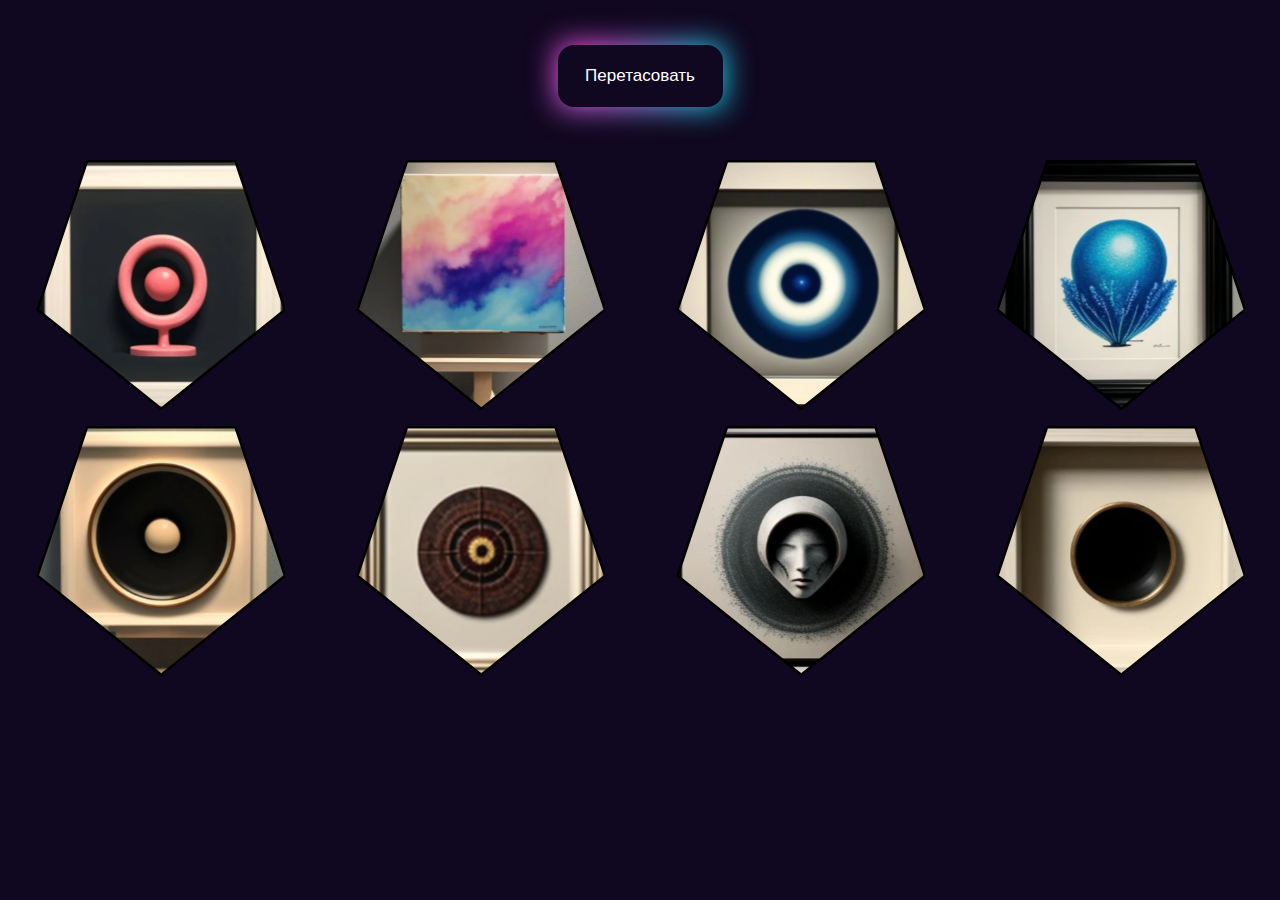
<file: index.html>
<!DOCTYPE html>
<html lang="en">
  <head>
    <meta charset="UTF-8" />
    <meta name="viewport" content="width=device-width, initial-scale=1.0" />
    <title>Document</title>
    <link rel="stylesheet" href="./style.css" />
    <script src="./script.js" async></script>
  </head>
  <body>
    <button class="button" onclick="shuffleElements()">Перетасовать</button>
    <main class="box">
      <section class="pentagon">
        <svg
          width="250"
          height="250"
          viewBox="-1 0 101 100"
          xmlns="http://www.w3.org/2000/svg"
          class="pentagon__svg"
        >
          <defs>
            <pattern
              id="imgPattern1"
              width="350"
              height="350"
              patternUnits="userSpaceOnUse"
            >
              <image
                xlink:href="./img/1.webp"
                width="140%"
                height="140%"
                x="-20%"
                y="-20%"
                class="pentagon__img"
              />
            </pattern>
          </defs>
          <path
            d="M20,0 L80,0 L100,60 L50,100 L0,60z"
            stroke="black"
            fill="url(#imgPattern1)"
          />
        </svg>
      </section>
      <section class="pentagon">
        <svg
          width="250"
          height="250"
          viewBox="-1 0 101 100"
          xmlns="http://www.w3.org/2000/svg"
        >
          <defs>
            <pattern
              id="imgPattern2"
              width="350"
              height="350"
              patternUnits="userSpaceOnUse"
            >
              <image
                xlink:href="./img/2.webp"
                width="140%"
                height="140%"
                x="-20%"
                y="-20%"
                class="pentagon__img"
              />
            </pattern>
          </defs>
          <path
            d="M20,0 L80,0 L100,60 L50,100 L0,60z"
            stroke="black"
            fill="url(#imgPattern2)"
          />
        </svg>
      </section>
      <section class="pentagon">
        <svg
          width="250"
          height="250"
          viewBox="-1 0 101 100"
          xmlns="http://www.w3.org/2000/svg"
        >
          <defs>
            <pattern
              id="imgPattern3"
              width="350"
              height="350"
              patternUnits="userSpaceOnUse"
            >
              <image
                xlink:href="./img/3.webp"
                width="140%"
                height="140%"
                x="-20%"
                y="-20%"
                class="pentagon__img"
              />
            </pattern>
          </defs>
          <path
            d="M20,0 L80,0 L100,60 L50,100 L0,60z"
            stroke="black"
            fill="url(#imgPattern3)"
          />
        </svg>
      </section>
      <section class="pentagon">
        <svg
          width="250"
          height="250"
          viewBox="-1 0 101 100"
          xmlns="http://www.w3.org/2000/svg"
        >
          <defs>
            <pattern
              id="imgPattern4"
              width="350"
              height="350"
              patternUnits="userSpaceOnUse"
            >
              <image
                xlink:href="./img/4.webp"
                width="140%"
                height="140%"
                x="-20%"
                y="-20%"
                class="pentagon__img"
              />
            </pattern>
          </defs>
          <path
            d="M20,0 L80,0 L100,60 L50,100 L0,60z"
            stroke="black"
            fill="url(#imgPattern4)"
          />
        </svg>
      </section>
      <section class="pentagon">
        <svg
          width="250"
          height="250"
          viewBox="-1 0 101 100"
          xmlns="http://www.w3.org/2000/svg"
        >
          <defs>
            <pattern
              id="imgPattern5"
              width="350"
              height="350"
              patternUnits="userSpaceOnUse"
            >
              <image
                xlink:href="./img/5.webp"
                width="140%"
                height="140%"
                x="-20%"
                y="-20%"
                class="pentagon__img"
              />
            </pattern>
          </defs>
          <path
            d="M20,0 L80,0 L100,60 L50,100 L0,60z"
            stroke="black"
            fill="url(#imgPattern5)"
          />
        </svg>
      </section>
      <section class="pentagon">
        <svg
          width="250"
          height="250"
          viewBox="-1 0 101 100"
          xmlns="http://www.w3.org/2000/svg"
        >
          <defs>
            <pattern
              id="imgPattern6"
              width="350"
              height="350"
              patternUnits="userSpaceOnUse"
            >
              <image
                xlink:href="./img/6.webp"
                width="140%"
                height="140%"
                x="-20%"
                y="-20%"
                class="pentagon__img"
              />
            </pattern>
          </defs>
          <path
            d="M20,0 L80,0 L100,60 L50,100 L0,60z"
            stroke="black"
            fill="url(#imgPattern6)"
          />
        </svg>
      </section>
      <section class="pentagon">
        <svg
          width="250"
          height="250"
          viewBox="-1 0 101 100"
          xmlns="http://www.w3.org/2000/svg"
        >
          <defs>
            <pattern
              id="imgPattern7"
              width="350"
              height="350"
              patternUnits="userSpaceOnUse"
            >
              <image
                xlink:href="./img/7.webp"
                width="140%"
                height="140%"
                x="-20%"
                y="-20%"
                class="pentagon__img"
              />
            </pattern>
          </defs>
          <path
            d="M20,0 L80,0 L100,60 L50,100 L0,60z"
            stroke="black"
            fill="url(#imgPattern7)"
          />
        </svg>
      </section>
      <section class="pentagon">
        <svg
          width="250"
          height="250"
          viewBox="-1 0 101 100"
          xmlns="http://www.w3.org/2000/svg"
        >
          <defs>
            <pattern
              id="imgPattern8"
              width="350"
              height="350"
              patternUnits="userSpaceOnUse"
            >
              <image
                xlink:href="./img/8.webp"
                width="140%"
                height="140%"
                x="-20%"
                y="-20%"
                class="pentagon__img"
              />
            </pattern>
          </defs>
          <path
            d="M20,0 L80,0 L100,60 L50,100 L0,60z"
            stroke="black"
            fill="url(#imgPattern8)"
          />
        </svg>
      </section>
    </main>
    <!--<?php include("new_list_template.php");?>-->
  </body>
</html>
</file>
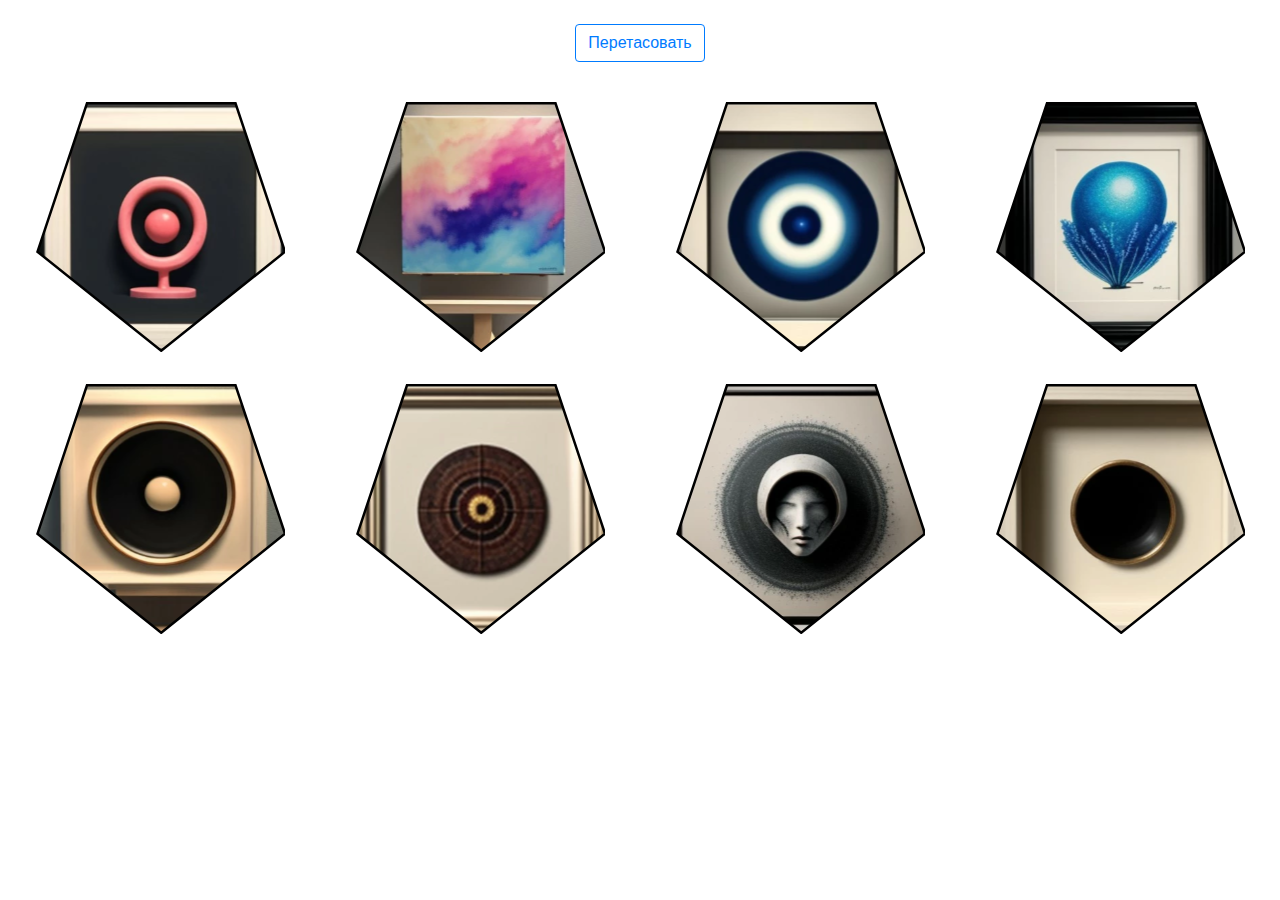
<file: bootstrap.html>
<!DOCTYPE html>
<html lang="en">
  <head>
    <meta charset="UTF-8" />
    <meta name="viewport" content="width=device-width, initial-scale=1.0" />
    <title>Document</title>
    <link
      rel="stylesheet"
      href="https://stackpath.bootstrapcdn.com/bootstrap/4.5.2/css/bootstrap.min.css"
    />
    <style>
      .pentagon:hover .pentagon__img {
        transform-origin: center;
        transform: scale(1.2);
        transition: transform 0.4s;
      }
    </style>
  </head>
  <body class="d-flex flex-column align-items-center">
    <button
      type="button"
      class="btn btn-outline-primary d-block mt-4 mb-4"
      onclick="shuffleElements()"
    >
      Перетасовать
    </button>
    <main class="container-fluid">
      <div class="row d-flex flex-wrap justify-content-center box">
        <div
          class="col-xl-3 col-md-4 col-6 mt-3 mb-3 d-flex align-items-center justify-content-center mt-3 mb-3 d-flex align-items-center justify-content-center pentagon"
        >
          <svg
            width="250"
            height="250"
            viewBox="-1 0 101 100"
            xmlns="http://www.w3.org/2000/svg"
          >
            <defs>
              <pattern
                id="imgPattern1"
                width="350"
                height="350"
                patternUnits="userSpaceOnUse"
              >
                <image
                  xlink:href="./img/1.webp"
                  width="140%"
                  height="140%"
                  x="-20%"
                  y="-20%"
                  class="pentagon__img"
                />
              </pattern>
            </defs>
            <path
              d="M20,0 L80,0 L100,60 L50,100 L0,60z"
              stroke="black"
              fill="url(#imgPattern1)"
            />
          </svg>
        </div>
        <div
          class="col-xl-3 col-md-4 col-6 mt-3 mb-3 d-flex align-items-center justify-content-center pentagon"
        >
          <svg
            width="250"
            height="250"
            viewBox="-1 0 101 100"
            xmlns="http://www.w3.org/2000/svg"
          >
            <defs>
              <pattern
                id="imgPattern2"
                width="350"
                height="350"
                patternUnits="userSpaceOnUse"
              >
                <image
                  xlink:href="./img/2.webp"
                  width="140%"
                  height="140%"
                  x="-20%"
                  y="-20%"
                  class="pentagon__img"
                />
              </pattern>
            </defs>
            <path
              d="M20,0 L80,0 L100,60 L50,100 L0,60z"
              stroke="black"
              fill="url(#imgPattern2)"
            />
          </svg>
        </div>
        <div
          class="col-xl-3 col-md-4 col-6 mt-3 mb-3 d-flex align-items-center justify-content-center pentagon"
        >
          <svg
            width="250"
            height="250"
            viewBox="-1 0 101 100"
            xmlns="http://www.w3.org/2000/svg"
          >
            <defs>
              <pattern
                id="imgPattern3"
                width="350"
                height="350"
                patternUnits="userSpaceOnUse"
              >
                <image
                  xlink:href="./img/3.webp"
                  width="140%"
                  height="140%"
                  x="-20%"
                  y="-20%"
                  class="pentagon__img"
                />
              </pattern>
            </defs>
            <path
              d="M20,0 L80,0 L100,60 L50,100 L0,60z"
              stroke="black"
              fill="url(#imgPattern3)"
            />
          </svg>
        </div>
        <div
          class="col-xl-3 col-md-4 col-6 mt-3 mb-3 d-flex align-items-center justify-content-center pentagon"
        >
          <svg
            width="250"
            height="250"
            viewBox="-1 0 101 100"
            xmlns="http://www.w3.org/2000/svg"
          >
            <defs>
              <pattern
                id="imgPattern4"
                width="350"
                height="350"
                patternUnits="userSpaceOnUse"
              >
                <image
                  xlink:href="./img/4.webp"
                  width="140%"
                  height="140%"
                  x="-20%"
                  y="-20%"
                  class="pentagon__img"
                />
              </pattern>
            </defs>
            <path
              d="M20,0 L80,0 L100,60 L50,100 L0,60z"
              stroke="black"
              fill="url(#imgPattern4)"
            />
          </svg>
        </div>
        <div
          class="col-xl-3 col-md-4 col-6 mt-3 mb-3 d-flex align-items-center justify-content-center pentagon"
        >
          <svg
            width="250"
            height="250"
            viewBox="-1 0 101 100"
            xmlns="http://www.w3.org/2000/svg"
          >
            <defs>
              <pattern
                id="imgPattern5"
                width="350"
                height="350"
                patternUnits="userSpaceOnUse"
              >
                <image
                  xlink:href="./img/5.webp"
                  width="140%"
                  height="140%"
                  x="-20%"
                  y="-20%"
                  class="pentagon__img"
                />
              </pattern>
            </defs>
            <path
              d="M20,0 L80,0 L100,60 L50,100 L0,60z"
              stroke="black"
              fill="url(#imgPattern5)"
            />
          </svg>
        </div>
        <div
          class="col-xl-3 col-md-4 col-6 mt-3 mb-3 d-flex align-items-center justify-content-center pentagon"
        >
          <svg
            width="250"
            height="250"
            viewBox="-1 0 101 100"
            xmlns="http://www.w3.org/2000/svg"
          >
            <defs>
              <pattern
                id="imgPattern6"
                width="350"
                height="350"
                patternUnits="userSpaceOnUse"
              >
                <image
                  xlink:href="./img/6.webp"
                  width="140%"
                  height="140%"
                  x="-20%"
                  y="-20%"
                  class="pentagon__img"
                />
              </pattern>
            </defs>
            <path
              d="M20,0 L80,0 L100,60 L50,100 L0,60z"
              stroke="black"
              fill="url(#imgPattern6)"
            />
          </svg>
        </div>
        <div
          class="col-xl-3 col-md-4 col-6 mt-3 mb-3 d-flex align-items-center justify-content-center pentagon"
        >
          <svg
            width="250"
            height="250"
            viewBox="-1 0 101 100"
            xmlns="http://www.w3.org/2000/svg"
          >
            <defs>
              <pattern
                id="imgPattern7"
                width="350"
                height="350"
                patternUnits="userSpaceOnUse"
              >
                <image
                  xlink:href="./img/7.webp"
                  width="140%"
                  height="140%"
                  x="-20%"
                  y="-20%"
                  class="pentagon__img"
                />
              </pattern>
            </defs>
            <path
              d="M20,0 L80,0 L100,60 L50,100 L0,60z"
              stroke="black"
              fill="url(#imgPattern7)"
            />
          </svg>
        </div>
        <div
          class="col-xl-3 col-md-4 col-6 mt-3 mb-3 d-flex align-items-center justify-content-center pentagon"
        >
          <svg
            width="250"
            height="250"
            viewBox="-1 0 101 100"
            xmlns="http://www.w3.org/2000/svg"
          >
            <defs>
              <pattern
                id="imgPattern8"
                width="350"
                height="350"
                patternUnits="userSpaceOnUse"
              >
                <image
                  xlink:href="./img/8.webp"
                  width="140%"
                  height="140%"
                  x="-20%"
                  y="-20%"
                  class="pentagon__img"
                />
              </pattern>
            </defs>
            <path
              d="M20,0 L80,0 L100,60 L50,100 L0,60z"
              stroke="black"
              fill="url(#imgPattern8)"
            />
          </svg>
        </div>
      </div>
    </main>
    <script src="./script.js" async></script>
  </body>
</html>
</file>
<file: style.css>
* {
  padding: 0;
  margin: 0;
  box-sizing: border-box;
}
body {
  min-width: 100vw;
  font-family: "Courier New", Courier, sans-serif;
  display: flex;
  flex-direction: column;
  align-items: center;
  background: #100720;
}
.button {
  width: 165px;
  height: 62px;
  cursor: pointer;
  font-size: 17px;
  color: white;
  background: #100720;
  border-radius: 1rem;
  border: none;
  position: relative;
  transition: 0.1s;
  margin: 45px;
}
.button::after {
  content: "";
  width: 100%;
  height: 100%;
  background-image: radial-gradient(
    circle farthest-corner at 10% 20%,
    rgba(255, 94, 247, 1) 17.8%,
    rgba(2, 245, 255, 1) 100.2%
  );
  filter: blur(15px);
  z-index: -1;
  position: absolute;
  left: 0;
  top: 0;
}
.button:active {
  background: radial-gradient(
    circle farthest-corner at 10% 20%,
    rgba(255, 94, 247, 1) 17.8%,
    rgba(2, 245, 255, 1) 100.2%
  );
}
.box {
  display: flex;
  flex-wrap: wrap;
  justify-content: center;
}
.pentagon {
  position: relative;
  width: calc(25% - 1rem);
  height: 250px;
  margin: 0.5rem;
  display: flex;
  justify-content: center;
}
.pentagon__svg {
  position: absolute;
}
.pentagon:hover .pentagon__img {
  transform-origin: center;
  transform: scale(1.2);
  transition: transform 0.4s;
}
.separator {
  width: 250px;
  height: 250px;
}
@media (max-width: 1600px) {
  .pentagon {
    width: calc(25% - 1rem);
  }
}
@media (max-width: 1100px) {
  .pentagon {
    width: calc(33.3333% - 1rem);
  }
}
@media (max-width: 720px) {
  .pentagon {
    width: calc(50% - 1rem);
  }
}
@media (max-width: 420px) {
  .pentagon {
    width: calc(50% - 1rem);
  }
}
</file>
